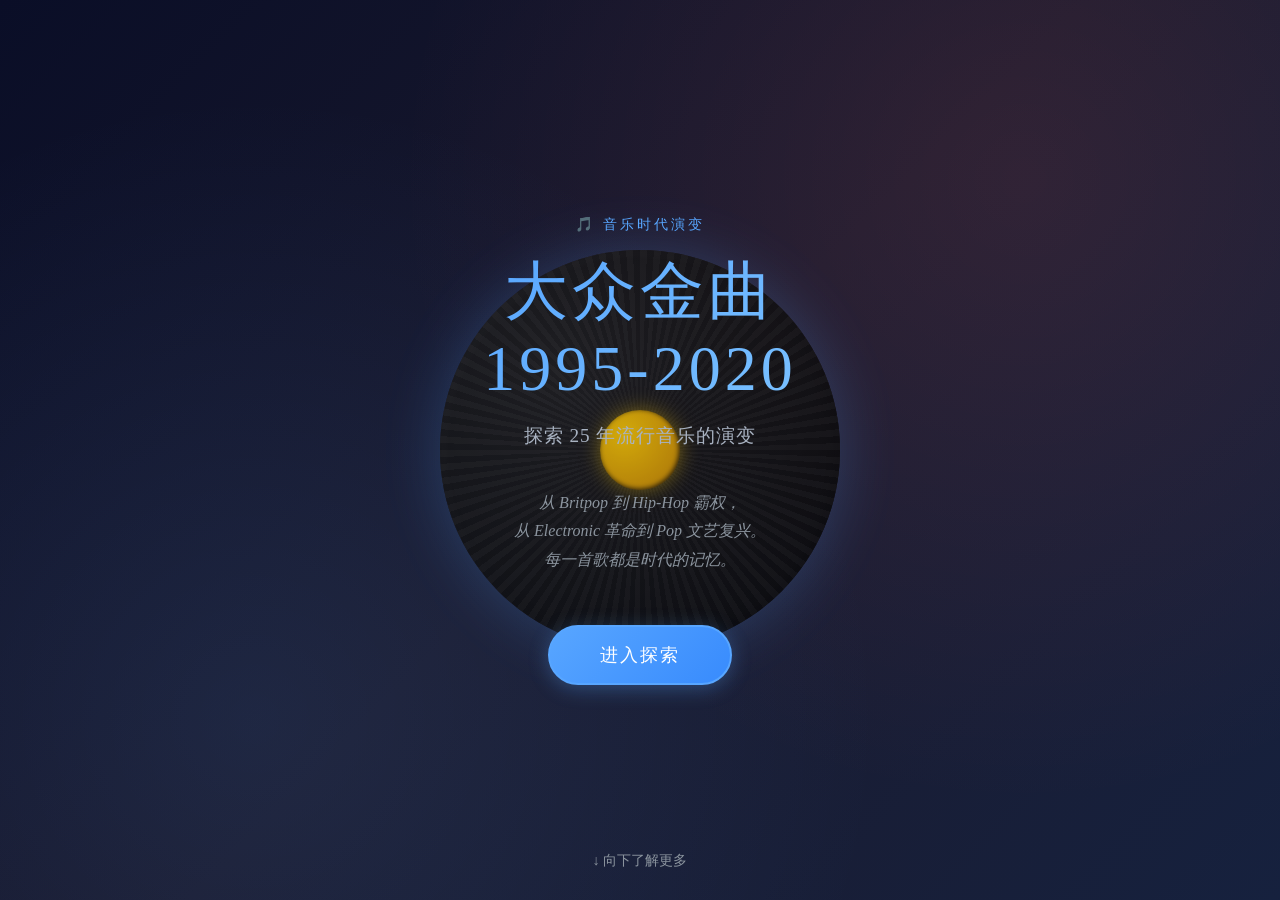
<file: templates/landing.html>
<!DOCTYPE html>
<html lang="zh-CN">
<head>
    <meta charset="UTF-8">
    <meta name="viewport" content="width=device-width, initial-scale=1.0">
    <title>大众金曲 | 1995-2020 音乐时代</title>
    <style>
        * {
            margin: 0;
            padding: 0;
            box-sizing: border-box;
        }

        body {
            font-family: 'Noto Serif SC', serif;
            background: linear-gradient(135deg, #0a0e27 0%, #1a1a2e 50%, #16213e 100%);
            color: #e0e0e0;
            overflow: hidden;
            height: 100vh;
        }

        .landing {
            width: 100%;
            height: 100%;
            display: flex;
            flex-direction: column;
            justify-content: center;
            align-items: center;
            position: relative;
            background:
                radial-gradient(circle at 20% 80%, rgba(88, 166, 255, 0.1) 0%, transparent 50%),
                radial-gradient(circle at 80% 20%, rgba(255, 107, 107, 0.1) 0%, transparent 50%);
        }

        /* 音乐蒙盤背景 */
        .vinyl {
            position: absolute;
            width: 400px;
            height: 400px;
            border-radius: 50%;
            background: radial-gradient(circle at 30% 30%, #333, #000);
            box-shadow:
                0 0 60px rgba(88, 166, 255, 0.3),
                inset -2px -2px 10px rgba(0, 0, 0, 0.8),
                inset 2px 2px 10px rgba(255, 255, 255, 0.1);
            animation: spin 20s linear infinite;
            opacity: 0.8;
        }

        .vinyl::before {
            content: '';
            position: absolute;
            width: 100%;
            height: 100%;
            border-radius: 50%;
            background:
                repeating-conic-gradient(
                    from 0deg,
                    #1a1a1a 0deg 2deg,
                    #0a0a0a 2deg 4deg
                );
            opacity: 0.5;
        }

        .vinyl::after {
            content: '';
            position: absolute;
            width: 80px;
            height: 80px;
            background: radial-gradient(circle at 30% 30%, #ffcc00, #cc8800);
            border-radius: 50%;
            top: 50%;
            left: 50%;
            transform: translate(-50%, -50%);
            box-shadow:
                0 0 20px rgba(255, 204, 0, 0.5),
                inset -1px -1px 5px rgba(0, 0, 0, 0.8);
        }

        @keyframes spin {
            from { transform: rotate(0deg); }
            to { transform: rotate(360deg); }
        }

        /* 主要内容 */
        .landing-content {
            position: relative;
            z-index: 10;
            text-align: center;
            animation: fadeInUp 1.2s ease-out;
        }

        .landing-eyebrow {
            font-size: 0.9em;
            letter-spacing: 3px;
            text-transform: uppercase;
            color: #58a6ff;
            margin-bottom: 20px;
            font-weight: 300;
        }

        .landing-title {
            font-size: 4em;
            font-weight: 300;
            letter-spacing: 4px;
            margin-bottom: 15px;
            line-height: 1.2;
            background: linear-gradient(135deg, #58a6ff, #79c0ff);
            -webkit-background-clip: text;
            -webkit-text-fill-color: transparent;
            background-clip: text;
        }

        .landing-subtitle {
            font-size: 1.2em;
            color: #a8b2c1;
            margin-bottom: 40px;
            font-weight: 300;
            letter-spacing: 1px;
        }

        .landing-description {
            font-size: 1em;
            color: #8b949e;
            max-width: 500px;
            margin: 0 auto 50px;
            line-height: 1.8;
            font-style: italic;
        }

        /* 按钮 */
        .cta-button {
            padding: 16px 50px;
            font-size: 1.1em;
            background: linear-gradient(135deg, #58a6ff, #388bfd);
            color: white;
            border: 2px solid #58a6ff;
            border-radius: 50px;
            cursor: pointer;
            transition: all 0.4s ease;
            font-family: 'Noto Serif SC', serif;
            letter-spacing: 2px;
            box-shadow: 0 4px 20px rgba(88, 166, 255, 0.3);
            position: relative;
            overflow: hidden;
        }

        .cta-button::before {
            content: '';
            position: absolute;
            top: 0;
            left: -100%;
            width: 100%;
            height: 100%;
            background: rgba(255, 255, 255, 0.2);
            transition: left 0.5s ease;
        }

        .cta-button:hover::before {
            left: 100%;
        }

        .cta-button:hover {
            transform: translateY(-3px);
            box-shadow: 0 8px 30px rgba(88, 166, 255, 0.5);
        }

        .cta-button:active {
            transform: translateY(-1px);
        }

        /* 滚动提示 */
        .scroll-hint {
            position: absolute;
            bottom: 30px;
            left: 50%;
            transform: translateX(-50%);
            animation: bounce 2s infinite;
            color: #8b949e;
            font-size: 0.9em;
        }

        @keyframes bounce {
            0%, 100% { transform: translateX(-50%) translateY(0); }
            50% { transform: translateX(-50%) translateY(-10px); }
        }

        @keyframes fadeInUp {
            from {
                opacity: 0;
                transform: translateY(30px);
            }
            to {
                opacity: 1;
                transform: translateY(0);
            }
        }

        /* 响应式 */
        @media (max-width: 768px) {
            .vinyl {
                width: 250px;
                height: 250px;
                opacity: 0.5;
            }

            .landing-title {
                font-size: 2.5em;
            }

            .landing-subtitle {
                font-size: 1em;
            }

            .landing-description {
                font-size: 0.95em;
                max-width: 90%;
            }
        }
    </style>
</head>
<body>
    <div class="landing">
        <!-- 蒙盤背景 -->
        <div class="vinyl"></div>

        <!-- 主要内容 -->
        <div class="landing-content">
            <div class="landing-eyebrow">🎵 音乐时代演变</div>
            <h1 class="landing-title">大众金曲<br>1995-2020</h1>
            <div class="landing-subtitle">探索 25 年流行音乐的演变</div>
            <p class="landing-description">
                从 Britpop 到 Hip-Hop 霸权，<br>
                从 Electronic 革命到 Pop 文艺复兴。<br>
                每一首歌都是时代的记忆。
            </p>
            <button class="cta-button" onclick="enterApp()">进入探索</button>
        </div>

        <!-- 滚动提示 -->
        <div class="scroll-hint">↓ 向下了解更多</div>
    </div>

    <script>
        function enterApp() {
            document.querySelector('.landing-content').style.animation = 'fadeInUp 0.8s ease-in reverse';
            document.querySelector('.vinyl').style.animation = 'spin 20s linear infinite, fadeInUp 0.8s ease-in reverse';

            setTimeout(() => {
                window.location.href = '/app';
            }, 600);
        }

        // 键盘快捷键
        document.addEventListener('keydown', (e) => {
            if (e.code === 'Enter' || e.code === 'Space') {
                enterApp();
            }
        });
    </script>
</body>
</html>
</file>
